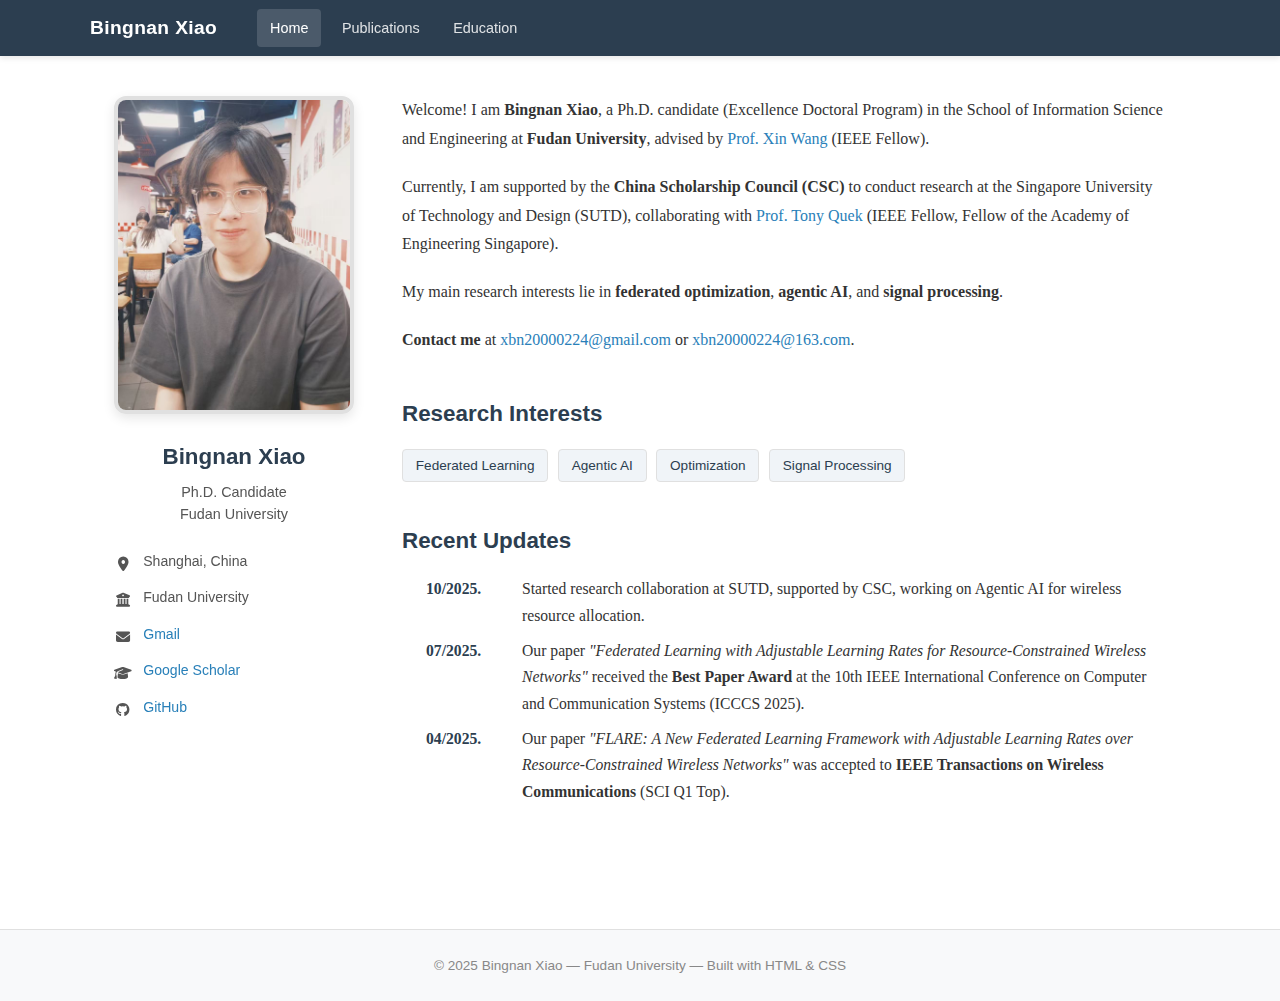
<file: index.html>
<!DOCTYPE html>
<html lang="en">
<head>
  <meta charset="UTF-8" />
  <meta name="viewport" content="width=device-width, initial-scale=1.0" />
  <title>Bingnan Xiao</title>
  <link rel="stylesheet" href="css/style.css" />
  <link rel="stylesheet" href="https://cdnjs.cloudflare.com/ajax/libs/font-awesome/6.4.0/css/all.min.css" />
</head>
<body>

<!-- ===== Header ===== -->
<header class="site-header">
  <div class="header-inner">
    <a class="site-title" href="index.html">Bingnan Xiao</a>
    <nav class="site-nav">
      <a href="index.html" class="active">Home</a>
      <a href="publications.html">Publications</a>
      <a href="education.html">Education</a>
    </nav>
  </div>
</header>

<!-- ===== Main ===== -->
<div class="page-wrapper">
  <div class="main-container">

    <!-- Sidebar -->
    <aside class="sidebar">
      <div class="sidebar-inner">
        <img src="images/profile.jpg" alt="Bingnan Xiao" class="profile-photo" />
        <div class="profile-name">Bingnan Xiao</div>
        <div class="profile-title">
          Ph.D. Candidate<br>
          Fudan University
        </div>
        <ul class="profile-links">
          <li>
            <span class="icon"><i class="fas fa-map-marker-alt"></i></span>
            Shanghai, China
          </li>
          <li>
            <span class="icon"><i class="fas fa-university"></i></span>
            Fudan University
          </li>
          <li>
            <span class="icon"><i class="fas fa-envelope"></i></span>
            <a href="mailto:xbn20000224@gmail.com">Gmail</a>
          </li>
          <li>
            <span class="icon"><i class="fas fa-graduation-cap"></i></span>
            <a href="https://scholar.google.com/citations?user=vrgy3a4AAAAJ&hl=zh-CN" target="_blank">Google Scholar</a>
          </li>
          <li>
            <span class="icon"><i class="fab fa-github"></i></span>
            <a href="https://github.com/xbn20000224" target="_blank">GitHub</a>
          </li>
        </ul>
      </div>
    </aside>

    <!-- Content -->
    <main class="content">

      <!-- Bio -->
      <section class="bio-section">
        <p>
          Welcome! I am <strong>Bingnan Xiao</strong>, a Ph.D. candidate (Excellence Doctoral Program) in the
          School of Information Science and Engineering at <strong>Fudan University</strong>, advised by
          <a href="https://scholar.google.com/citations?user=bQBku50AAAAJ&hl=zh-CN" target="_blank">Prof. Xin Wang</a> (IEEE Fellow).
        </p>
        <p>
          Currently, I am supported by the <strong>China Scholarship Council (CSC)</strong> to conduct research at the
          Singapore University of Technology and Design (SUTD), collaborating with
          <a href="https://scholar.google.com/citations?user=0o1tkokAAAAJ&hl=zh-CN&oi=ao" target="_blank">Prof. Tony Quek</a>
          (IEEE Fellow, Fellow of the Academy of Engineering Singapore).
        </p>
        <p>
          My main research interests lie in <strong>federated optimization</strong>,
          <strong>agentic AI</strong>, and <strong>signal processing</strong>.
        </p>
        <p>
          <strong>Contact me</strong> at <a href="mailto:xbn20000224@gmail.com">xbn20000224@gmail.com</a> or <a href="mailto:xbn20000224@163.com">xbn20000224@163.com</a>.
        </p>
      </section>

      <!-- Research Interests -->
      <h2>Research Interests</h2>
      <div class="interest-tags">
        <span class="interest-tag">Federated Learning</span>
        <span class="interest-tag">Agentic AI</span>
        <span class="interest-tag">Optimization</span>
        <span class="interest-tag">Signal Processing</span>
      </div>

      <!-- News -->
      <h2>Recent Updates</h2>
      <ul class="news-list">
        <li>
          <span class="news-date">10/2025.</span>
          <span>Started research collaboration at SUTD, supported by CSC, working on Agentic AI for wireless resource allocation.</span>
        </li>
        <li>
          <span class="news-date">07/2025.</span>
          <span>Our paper <em>"Federated Learning with Adjustable Learning Rates for Resource-Constrained Wireless Networks"</em> received the <strong>Best Paper Award</strong> at the 10th IEEE International Conference on Computer and Communication Systems (ICCCS 2025).</span>
        </li>
        <li>
          <span class="news-date">04/2025.</span>
          <span>Our paper <em>"FLARE: A New Federated Learning Framework with Adjustable Learning Rates over Resource-Constrained Wireless Networks"</em> was accepted to <strong>IEEE Transactions on Wireless Communications</strong> (SCI Q1 Top).</span>
        </li>
      </ul>

    </main>
  </div>

  <!-- Footer -->
  <footer class="site-footer">
    <p>&copy; 2025 Bingnan Xiao &mdash; Fudan University &mdash; Built with HTML &amp; CSS</p>
  </footer>
</div>

</body>
</html>
</file>
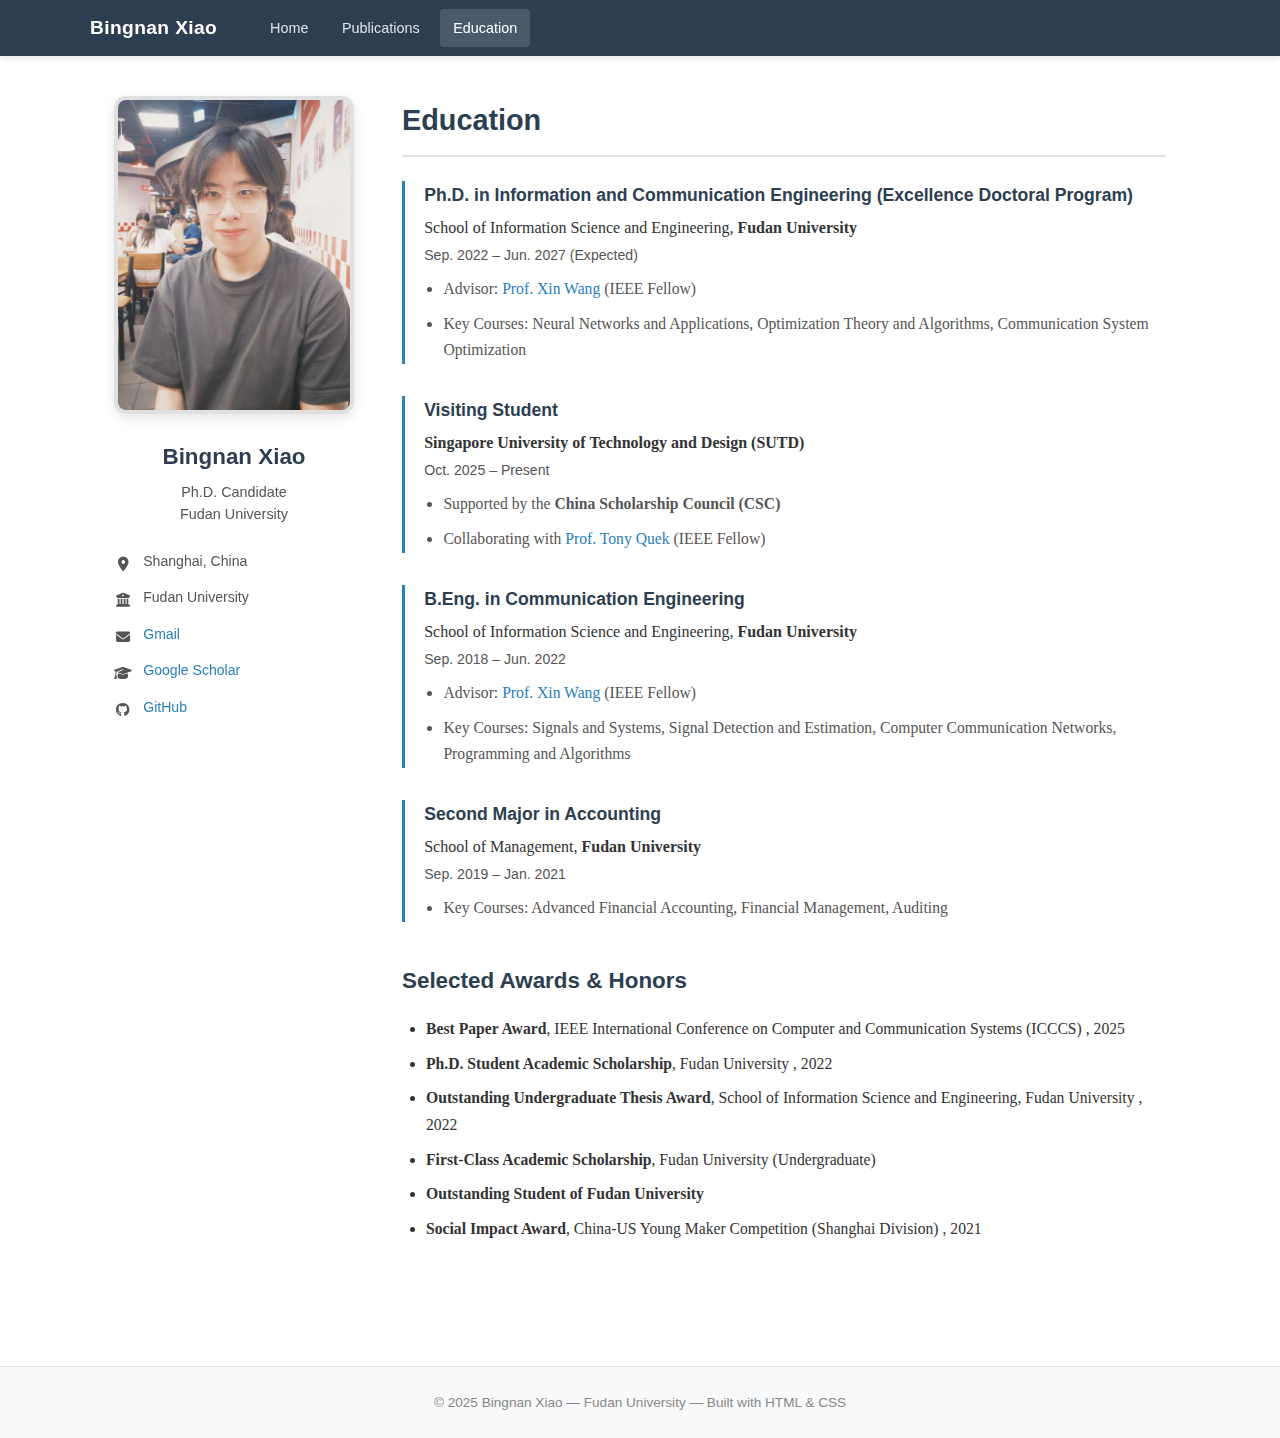
<file: education.html>
<!DOCTYPE html>
<html lang="en">
<head>
  <meta charset="UTF-8" />
  <meta name="viewport" content="width=device-width, initial-scale=1.0" />
  <title>Education – Bingnan Xiao</title>
  <link rel="stylesheet" href="css/style.css" />
  <link rel="stylesheet" href="https://cdnjs.cloudflare.com/ajax/libs/font-awesome/6.4.0/css/all.min.css" />
</head>
<body>

<!-- ===== Header ===== -->
<header class="site-header">
  <div class="header-inner">
    <a class="site-title" href="index.html">Bingnan Xiao</a>
    <nav class="site-nav">
      <a href="index.html">Home</a>
      <a href="publications.html">Publications</a>
      <a href="education.html" class="active">Education</a>
    </nav>
  </div>
</header>

<!-- ===== Main ===== -->
<div class="page-wrapper">
  <div class="main-container">

    <!-- Sidebar -->
    <aside class="sidebar">
      <div class="sidebar-inner">
        <img src="images/profile.jpg" alt="Bingnan Xiao" class="profile-photo" />
        <div class="profile-name">Bingnan Xiao</div>
        <div class="profile-title">
          Ph.D. Candidate<br>
          Fudan University
        </div>
        <ul class="profile-links">
          <li>
            <span class="icon"><i class="fas fa-map-marker-alt"></i></span>
            Shanghai, China
          </li>
          <li>
            <span class="icon"><i class="fas fa-university"></i></span>
            Fudan University
          </li>
          <li>
            <span class="icon"><i class="fas fa-envelope"></i></span>
            <a href="mailto:xbn20000224@gmail.com">Gmail</a>
          </li>
          <li>
            <span class="icon"><i class="fas fa-graduation-cap"></i></span>
            <a href="https://scholar.google.com/citations?user=vrgy3a4AAAAJ&hl=zh-CN" target="_blank">Google Scholar</a>
          </li>
          <li>
            <span class="icon"><i class="fab fa-github"></i></span>
            <a href="https://github.com/xbn20000224" target="_blank">GitHub</a>
          </li>
        </ul>
      </div>
    </aside>

    <!-- Content -->
    <main class="content">
      <h1>Education</h1>

      <!-- PhD -->
      <div class="edu-item">
        <div class="edu-degree">Ph.D. in Information and Communication Engineering (Excellence Doctoral Program)</div>
        <div class="edu-school">School of Information Science and Engineering, <strong>Fudan University</strong></div>
        <div class="edu-date">Sep. 2022 &ndash; Jun. 2027 (Expected)</div>
        <div class="edu-detail">
          <ul>
            <li>Advisor: <a href="https://scholar.google.com/citations?user=bQBku50AAAAJ&hl=zh-CN" target="_blank">Prof. Xin Wang</a> (IEEE Fellow)</li>
            <li>Key Courses: Neural Networks and Applications, Optimization Theory and Algorithms, Communication System Optimization</li>
          </ul>
        </div>
      </div>

      <!-- Visiting / Collaboration -->
      <div class="edu-item">
        <div class="edu-degree">Visiting Student</div>
        <div class="edu-school"><strong>Singapore University of Technology and Design (SUTD)</strong></div>
        <div class="edu-date">Oct. 2025 &ndash; Present</div>
        <div class="edu-detail">
          <ul>
            <li>Supported by the <strong>China Scholarship Council (CSC)</strong></li>
            <li>Collaborating with <a href="https://scholar.google.com/citations?user=0o1tkokAAAAJ&hl=zh-CN&oi=ao" target="_blank">Prof. Tony Quek</a> (IEEE Fellow)</li>
          </ul>
        </div>
      </div>

      <!-- Bachelor -->
      <div class="edu-item">
        <div class="edu-degree">B.Eng. in Communication Engineering</div>
        <div class="edu-school">School of Information Science and Engineering, <strong>Fudan University</strong></div>
        <div class="edu-date">Sep. 2018 &ndash; Jun. 2022</div>
        <div class="edu-detail">
          <ul>
            <li>Advisor: <a href="https://scholar.google.com/citations?user=bQBku50AAAAJ&hl=zh-CN" target="_blank">Prof. Xin Wang</a> (IEEE Fellow)</li>
            <li>Key Courses: Signals and Systems, Signal Detection and Estimation, Computer Communication Networks, Programming and Algorithms</li>
          </ul>
        </div>
      </div>

      <!-- Second Major -->
      <div class="edu-item">
        <div class="edu-degree">Second Major in Accounting</div>
        <div class="edu-school">School of Management, <strong>Fudan University</strong></div>
        <div class="edu-date">Sep. 2019 &ndash; Jan. 2021</div>
        <div class="edu-detail">
          <ul>
            <li>Key Courses: Advanced Financial Accounting, Financial Management, Auditing</li>
          </ul>
        </div>
      </div>

      <!-- Selected Awards Combined -->
      <h2>Selected Awards &amp; Honors</h2>
      <ul class="award-list">
        <li class="award-item">
          <span><strong>Best Paper Award</strong>, IEEE International Conference on Computer and Communication Systems (ICCCS)</span>
          <span class="award-year" style="margin-left: auto;">, 2025</span>
        </li>
        <li class="award-item">
          <span><strong>Ph.D. Student Academic Scholarship</strong>, Fudan University</span>
          <span class="award-year" style="margin-left: auto;">, 2022</span>
        </li>
        <li class="award-item">
          <span><strong>Outstanding Undergraduate Thesis Award</strong>, School of Information Science and Engineering, Fudan University</span>
          <span class="award-year" style="margin-left: auto;">, 2022</span>
        </li>
        <li class="award-item">
          <span><strong>First-Class Academic Scholarship</strong>, Fudan University (Undergraduate)</span>
        </li>
        <li class="award-item">
          <span><strong>Outstanding Student of Fudan University</strong></span>
        </li>
        <li class="award-item">
          <span><strong>Social Impact Award</strong>, China-US Young Maker Competition (Shanghai Division)</span>
          <span class="award-year" style="margin-left: auto;">, 2021</span>
        </li>
      </ul>

    </main>
  </div>

  <!-- Footer -->
  <footer class="site-footer">
    <p>&copy; 2025 Bingnan Xiao &mdash; Fudan University &mdash; Built with HTML &amp; CSS</p>
  </footer>
</div>

</body>
</html>
</file>
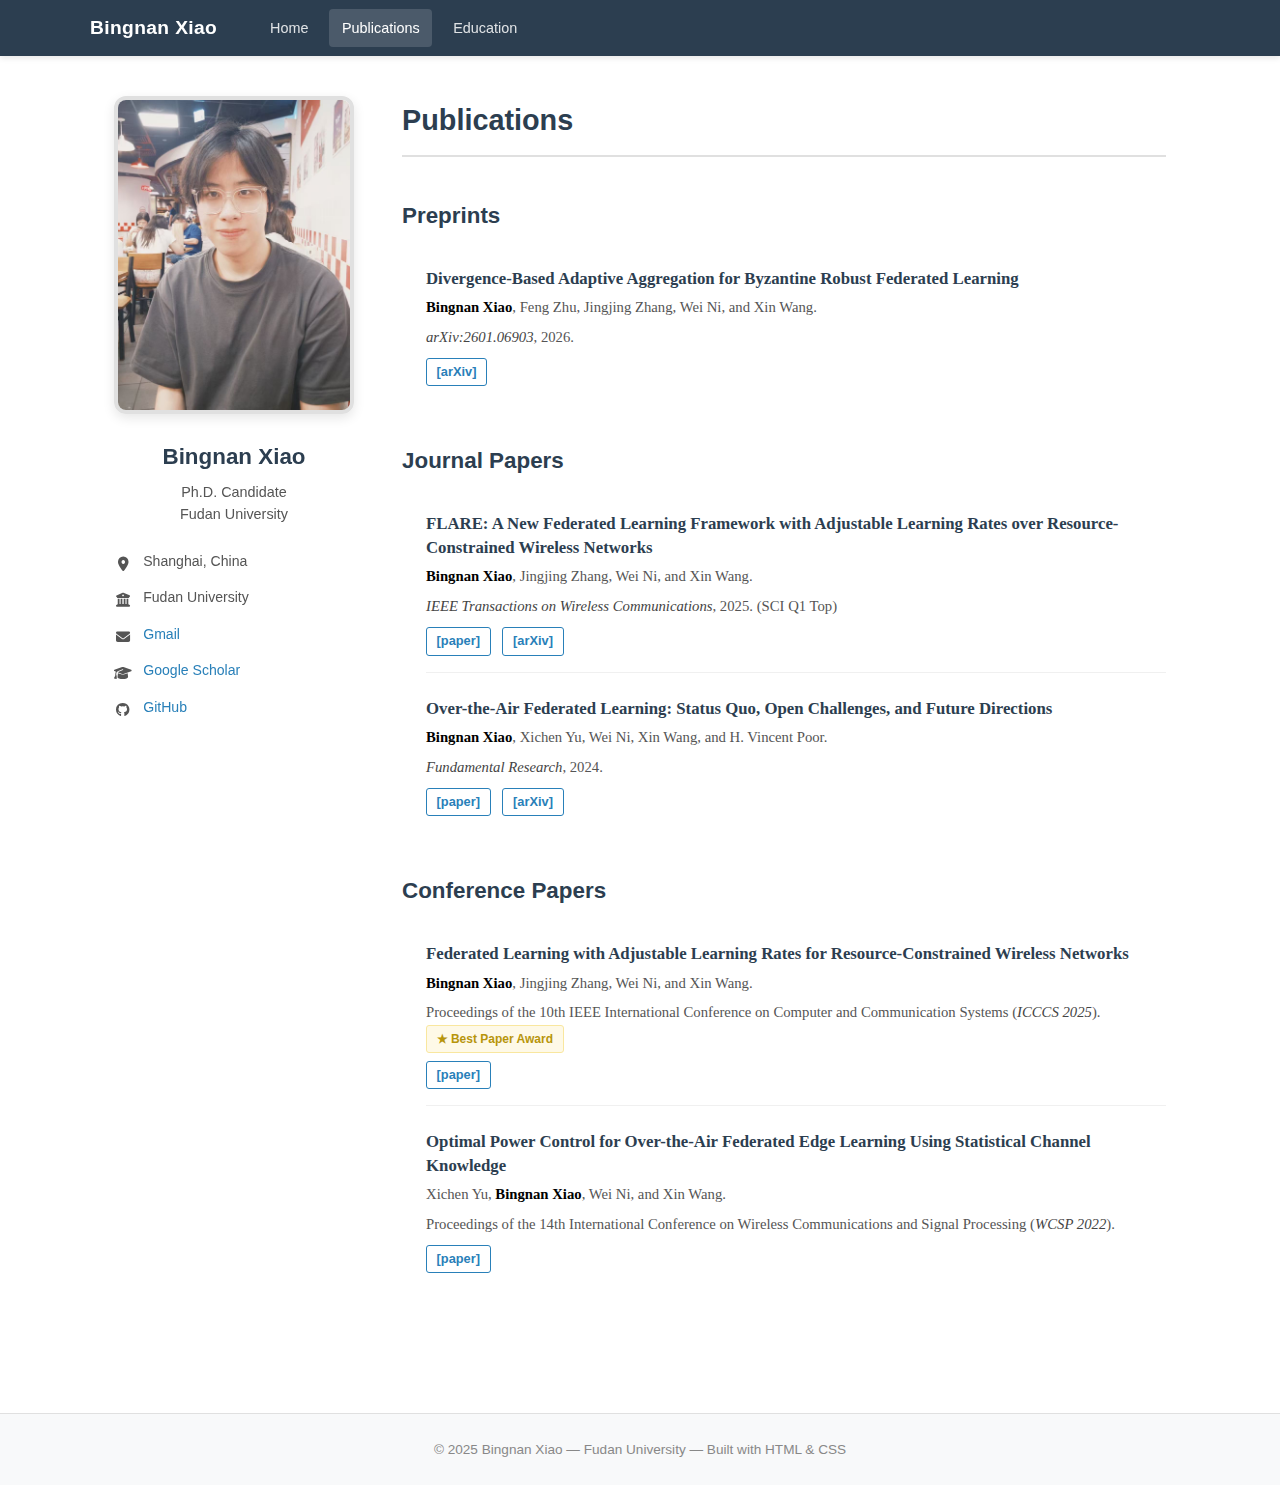
<file: publications.html>
<!DOCTYPE html>
<html lang="en">
<head>
  <meta charset="UTF-8" />
  <meta name="viewport" content="width=device-width, initial-scale=1.0" />
  <title>Publications – Bingnan Xiao</title>
  <link rel="stylesheet" href="css/style.css" />
  <link rel="stylesheet" href="https://cdnjs.cloudflare.com/ajax/libs/font-awesome/6.4.0/css/all.min.css" />
</head>
<body>

<!-- ===== Header ===== -->
<header class="site-header">
  <div class="header-inner">
    <a class="site-title" href="index.html">Bingnan Xiao</a>
    <nav class="site-nav">
      <a href="index.html">Home</a>
      <a href="publications.html" class="active">Publications</a>
      <a href="education.html">Education</a>
    </nav>
  </div>
</header>

<!-- ===== Main ===== -->
<div class="page-wrapper">
  <div class="main-container">

    <!-- Sidebar -->
    <aside class="sidebar">
      <div class="sidebar-inner">
        <img src="images/profile.jpg" alt="Bingnan Xiao" class="profile-photo" />
        <div class="profile-name">Bingnan Xiao</div>
        <div class="profile-title">
          Ph.D. Candidate<br>
          Fudan University
        </div>
        <ul class="profile-links">
          <li>
            <span class="icon"><i class="fas fa-map-marker-alt"></i></span>
            Shanghai, China
          </li>
          <li>
            <span class="icon"><i class="fas fa-university"></i></span>
            Fudan University
          </li>
          <li>
            <span class="icon"><i class="fas fa-envelope"></i></span>
            <a href="mailto:xbn20000224@gmail.com">Gmail</a>
          </li>
          <li>
            <span class="icon"><i class="fas fa-graduation-cap"></i></span>
            <a href="https://scholar.google.com/citations?user=vrgy3a4AAAAJ&hl=zh-CN" target="_blank">Google Scholar</a>
          </li>
          <li>
            <span class="icon"><i class="fab fa-github"></i></span>
            <a href="https://github.com/xbn20000224" target="_blank">GitHub</a>
          </li>
        </ul>
      </div>
    </aside>

    <!-- Content -->
    <main class="content">
      <h1>Publications</h1>

      <!-- ===== Preprints ===== -->
      <h2>Preprints</h2>
      <ul class="pub-list">

        <li class="pub-item">
          <div class="pub-title">
            Divergence-Based Adaptive Aggregation for Byzantine Robust Federated Learning
          </div>
          <div class="pub-authors">
            <strong>Bingnan Xiao</strong>, Feng Zhu, Jingjing Zhang, Wei Ni, and Xin Wang.
          </div>
          <div class="pub-venue">
            <em>arXiv:2601.06903</em>, 2026.
          </div>
          <div class="pub-links">
            <a href="https://arxiv.org/abs/2601.06903" target="_blank">[arXiv]</a>
          </div>
        </li>

      </ul>

      <!-- ===== Journal Papers ===== -->
      <h2>Journal Papers</h2>
      <ul class="pub-list">

        <li class="pub-item">
          <div class="pub-title">
            FLARE: A New Federated Learning Framework with Adjustable Learning Rates over Resource-Constrained Wireless Networks
          </div>
          <div class="pub-authors">
            <strong>Bingnan Xiao</strong>, Jingjing Zhang, Wei Ni, and Xin Wang.
          </div>
          <div class="pub-venue">
            <em>IEEE Transactions on Wireless Communications</em>, 2025. (SCI Q1 Top)
          </div>
          <div class="pub-links">
            <a href="https://ieeexplore.ieee.org/document/10948151" target="_blank">[paper]</a>
            <a href="https://arxiv.org/abs/2404.14811" target="_blank">[arXiv]</a>
          </div>
        </li>

        <li class="pub-item">
          <div class="pub-title">
            Over-the-Air Federated Learning: Status Quo, Open Challenges, and Future Directions
          </div>
          <div class="pub-authors">
            <strong>Bingnan Xiao</strong>, Xichen Yu, Wei Ni, Xin Wang, and H. Vincent Poor.
          </div>
          <div class="pub-venue">
            <em>Fundamental Research</em>, 2024.
          </div>
          <div class="pub-links">
            <a href="https://doi.org/10.1016/j.fmre.2024.01.011" target="_blank">[paper]</a>
            <a href="https://arxiv.org/abs/2307.00974" target="_blank">[arXiv]</a>
          </div>
        </li>

      </ul>

      <!-- ===== Conference Papers ===== -->
      <h2>Conference Papers</h2>
      <ul class="pub-list">

        <li class="pub-item">
          <div class="pub-title">
            Federated Learning with Adjustable Learning Rates for Resource-Constrained Wireless Networks
          </div>
          <div class="pub-authors">
            <strong>Bingnan Xiao</strong>, Jingjing Zhang, Wei Ni, and Xin Wang.
          </div>
          <div class="pub-venue">
            Proceedings of the 10th IEEE International Conference on Computer and Communication Systems (<em>ICCCS 2025</em>).
            <span class="pub-badge badge-award">&#9733; Best Paper Award</span>
          </div>
          <div class="pub-links">
            <a href="https://ieeexplore.ieee.org/document/11069578" target="_blank">[paper]</a>
          </div>
        </li>

        <li class="pub-item">
          <div class="pub-title">
            Optimal Power Control for Over-the-Air Federated Edge Learning Using Statistical Channel Knowledge
          </div>
          <div class="pub-authors">
            Xichen Yu, <strong>Bingnan Xiao</strong>, Wei Ni, and Xin Wang.
          </div>
          <div class="pub-venue">
            Proceedings of the 14th International Conference on Wireless Communications and Signal Processing (<em>WCSP 2022</em>).
          </div>
          <div class="pub-links">
            <a href="https://ieeexplore.ieee.org/document/10039388" target="_blank">[paper]</a>
          </div>
        </li>

      </ul>

    </main>
  </div>

  <!-- Footer -->
  <footer class="site-footer">
    <p>&copy; 2025 Bingnan Xiao &mdash; Fudan University &mdash; Built with HTML &amp; CSS</p>
  </footer>
</div>

</body>
</html>
</file>
<file: css/style.css>
/* ============================================================
   Base Styles
   ============================================================ */
*, *::before, *::after {
  box-sizing: border-box;
  margin: 0;
  padding: 0;
}

:root {
  --primary-color: #2c3e50;
  --accent-color: #2980b9;
  --accent-hover: #1a5276;
  --text-color: #333;
  --text-light: #555;
  --bg-color: #fff;
  --sidebar-bg: #f8f9fa;
  --border-color: #e0e0e0;
  --font-main: 'Georgia', 'Times New Roman', serif;
  --font-sans: 'Helvetica Neue', Arial, sans-serif;
  --sidebar-width: 240px;
  --content-max: 800px;
}

html {
  font-size: 16px;
  scroll-behavior: smooth;
}

body {
  font-family: var(--font-main);
  color: var(--text-color);
  background: var(--bg-color);
  line-height: 1.7;
}

a {
  color: var(--accent-color);
  text-decoration: none;
}

a:hover {
  color: var(--accent-hover);
  text-decoration: underline;
}

/* ============================================================
   Layout
   ============================================================ */
.page-wrapper {
  display: flex;
  min-height: 100vh;
  flex-direction: column;
}

.site-header {
  background: var(--primary-color);
  color: #fff;
  padding: 0 2rem;
  position: sticky;
  top: 0;
  z-index: 100;
  box-shadow: 0 2px 6px rgba(0,0,0,0.1);
}

.site-header .header-inner {
  display: flex;
  align-items: center;
  max-width: 1100px;
  margin: 0 auto;
  height: 56px;
}

.site-title {
  font-family: var(--font-sans);
  font-size: 1.2rem;
  font-weight: 700;
  color: #fff;
  letter-spacing: 0.02em;
  margin-right: 2.5rem;
  white-space: nowrap;
}

.site-title:hover {
  color: #dce9f5;
  text-decoration: none;
}

.site-nav {
  display: flex;
  gap: 0.5rem;
  flex-wrap: wrap;
}

.site-nav a {
  color: rgba(255,255,255,0.85);
  font-family: var(--font-sans);
  font-size: 0.9rem;
  padding: 0.4rem 0.8rem;
  border-radius: 4px;
  transition: background 0.15s, color 0.15s;
}

.site-nav a:hover,
.site-nav a.active {
  background: rgba(255,255,255,0.15);
  color: #fff;
  text-decoration: none;
}

/* ============================================================
   Main Content Area
   ============================================================ */
.main-container {
  display: flex;
  max-width: 1100px;
  margin: 2.5rem auto;
  padding: 0 1.5rem;
  gap: 3rem;
  flex: 1;
  width: 100%;
}

/* ============================================================
   Sidebar
   ============================================================ */
.sidebar {
  width: var(--sidebar-width);
  flex-shrink: 0;
}

.sidebar-inner {
  position: sticky;
  top: 80px;
}

.profile-photo-placeholder {
  width: 180px;
  height: 240px;
  border-radius: 12px;
  background: linear-gradient(135deg, #c8d6e5, #a0b8cc);
  display: flex;
  align-items: center;
  justify-content: center;
  margin: 0 auto 1.5rem;
  border: 4px solid var(--border-color);
  box-shadow: 0 4px 12px rgba(0,0,0,0.1);
  font-size: 3.5rem;
  color: #fff;
  overflow: hidden;
}

.profile-photo {
  width: 100%;
  height: 100%;
  border-radius: 12px;
  object-fit: cover;
  object-position: center;
  display: block;
  margin: 0 auto 1.5rem;
  border: 4px solid var(--border-color);
  box-shadow: 0 4px 12px rgba(0,0,0,0.1);
}

.profile-name {
  font-family: var(--font-sans);
  font-size: 1.4rem;
  font-weight: 700;
  color: var(--primary-color);
  text-align: center;
  margin-bottom: 0.4rem;
}

.profile-title {
  font-family: var(--font-sans);
  font-size: 0.9rem;
  color: var(--text-light);
  text-align: center;
  margin-bottom: 1.5rem;
  line-height: 1.5;
}

.profile-links {
  list-style: none;
  margin-top: 1rem;
  padding: 0;
}

.profile-links li {
  display: flex;
  align-items: flex-start;
  gap: 0.7rem;
  margin-bottom: 0.6rem;
  font-family: var(--font-sans);
  font-size: 0.88rem;
  color: var(--text-light);
}

.profile-links li .icon {
  width: 18px;
  text-align: center;
  flex-shrink: 0;
  color: var(--text-light);
  margin-top: 3px;
}

.profile-links a {
  color: var(--accent-color);
}

/* ============================================================
   Content Area
   ============================================================ */
.content {
  flex: 1;
  min-width: 0;
  max-width: var(--content-max);
}

.content h1 {
  font-family: var(--font-sans);
  font-size: 1.8rem;
  font-weight: 700;
  color: var(--primary-color);
  margin-bottom: 1.5rem;
  padding-bottom: 0.6rem;
  border-bottom: 2px solid var(--border-color);
}

.content h2 {
  font-family: var(--font-sans);
  font-size: 1.4rem;
  font-weight: 700;
  color: var(--primary-color);
  margin-top: 2.5rem;
  margin-bottom: 1rem;
}

.content h3 {
  font-family: var(--font-sans);
  font-size: 1.1rem;
  font-weight: 600;
  color: var(--primary-color);
  margin-top: 1.8rem;
  margin-bottom: 0.6rem;
}

.content p {
  margin-bottom: 1.2rem;
  font-size: 1rem;
  line-height: 1.8;
}

.content ul {
  padding-left: 1.5rem;
  margin-bottom: 1.2rem;
}

.content ul li {
  margin-bottom: 0.5rem;
  font-size: 0.98rem;
  line-height: 1.7;
}

/* ============================================================
   Publications
   ============================================================ */
.pub-list {
  list-style: none;
  padding: 0;
}

.pub-item {
  padding: 1rem 0;
  border-bottom: 1px solid #f0f0f0;
}

.pub-item:last-child {
  border-bottom: none;
}

.pub-title {
  font-weight: 700;
  font-size: 1.05rem;
  color: var(--primary-color);
  line-height: 1.4;
  margin-bottom: 0.3rem;
}

.pub-authors {
  font-size: 0.92rem;
  color: var(--text-light);
  margin-bottom: 0.3rem;
}

.pub-authors strong {
  color: #000;
  font-weight: 700;
}

.pub-venue {
  font-size: 0.92rem;
  color: var(--text-light);
  margin-bottom: 0.5rem;
}

.pub-venue em {
  font-style: italic;
  color: #444;
}

.pub-badge {
  display: inline-block;
  font-size: 0.75rem;
  font-family: var(--font-sans);
  font-weight: 600;
  padding: 0.15rem 0.6rem;
  border-radius: 3px;
  margin-right: 0.4rem;
  vertical-align: middle;
}

.badge-award {
  background: #fef9e7;
  color: #b7950b;
  border: 1px solid #f9e79f;
}

.badge-under-revision {
  background: #eaf4fb;
  color: #1a5276;
  border: 1px solid #aed6f1;
}

.badge-submitted {
  background: #eafaf1;
  color: #1e8449;
  border: 1px solid #a9dfbf;
}

.pub-links {
  margin-top: 0.5rem;
}

.pub-links a {
  display: inline-block;
  font-family: var(--font-sans);
  font-size: 0.8rem;
  font-weight: 600;
  color: var(--accent-color);
  border: 1px solid var(--accent-color);
  border-radius: 3px;
  padding: 0.15rem 0.6rem;
  margin-right: 0.5rem;
  transition: background 0.15s, color 0.15s;
}

.pub-links a:hover {
  background: var(--accent-color);
  color: #fff;
  text-decoration: none;
}

/* ============================================================
   Education / Awards Combined
   ============================================================ */
.edu-item {
  margin-bottom: 2rem;
  padding-left: 1.2rem;
  border-left: 3px solid var(--accent-color);
}

.edu-degree {
  font-family: var(--font-sans);
  font-weight: 700;
  font-size: 1.1rem;
  color: var(--primary-color);
}

.edu-school {
  font-size: 1rem;
  color: var(--text-color);
  margin-top: 0.2rem;
}

.edu-date {
  font-family: var(--font-sans);
  font-size: 0.88rem;
  color: var(--text-light);
  margin-top: 0.2rem;
}

.edu-detail {
  font-size: 0.95rem;
  color: var(--text-light);
  margin-top: 0.5rem;
}

.edu-detail ul {
  padding-left: 1.2rem;
  margin-top: 0.4rem;
}

.edu-detail li {
  margin-bottom: 0.3rem;
}

.award-section {
  margin-top: 1.5rem;
}

.award-item-edu {
  display: flex;
  gap: 0.8rem;
  margin-bottom: 0.6rem;
  font-size: 0.95rem;
}

.award-year-edu {
  font-weight: 700;
  color: var(--accent-color);
  min-width: 45px;
}

/* ============================================================
   Research Interests Tags
   ============================================================ */
.interest-tags {
  display: flex;
  flex-wrap: wrap;
  gap: 0.6rem;
  margin: 1rem 0 2rem;
}

.interest-tag {
  font-family: var(--font-sans);
  font-size: 0.85rem;
  background: #f0f4f8;
  color: var(--primary-color);
  border: 1px solid var(--border-color);
  border-radius: 4px;
  padding: 0.25rem 0.8rem;
}

/* ============================================================
   News List
   ============================================================ */
.news-list {
  list-style: none;
  padding: 0;
}

.news-list li {
  display: flex;
  gap: 1rem;
  margin-bottom: 0.8rem;
  font-size: 0.95rem;
}

.news-date {
  font-weight: 700;
  color: var(--primary-color);
  min-width: 80px;
}

/* ============================================================
   Footer
   ============================================================ */
.site-footer {
  background: var(--sidebar-bg);
  border-top: 1px solid var(--border-color);
  text-align: center;
  padding: 1.5rem;
  font-family: var(--font-sans);
  font-size: 0.85rem;
  color: #888;
  margin-top: 4rem;
}

/* ============================================================
   Responsive
   ============================================================ */
@media (max-width: 850px) {
  .main-container {
    flex-direction: column;
    gap: 2rem;
  }

  .sidebar {
    width: 100%;
  }

  .sidebar-inner {
    position: static;
    display: flex;
    flex-direction: column;
    align-items: center;
  }

  .profile-links {
    display: grid;
    grid-template-columns: 1fr 1fr;
    gap: 0.5rem 1.5rem;
  }

  .content h1 {
    font-size: 1.6rem;
  }
}
</file>
